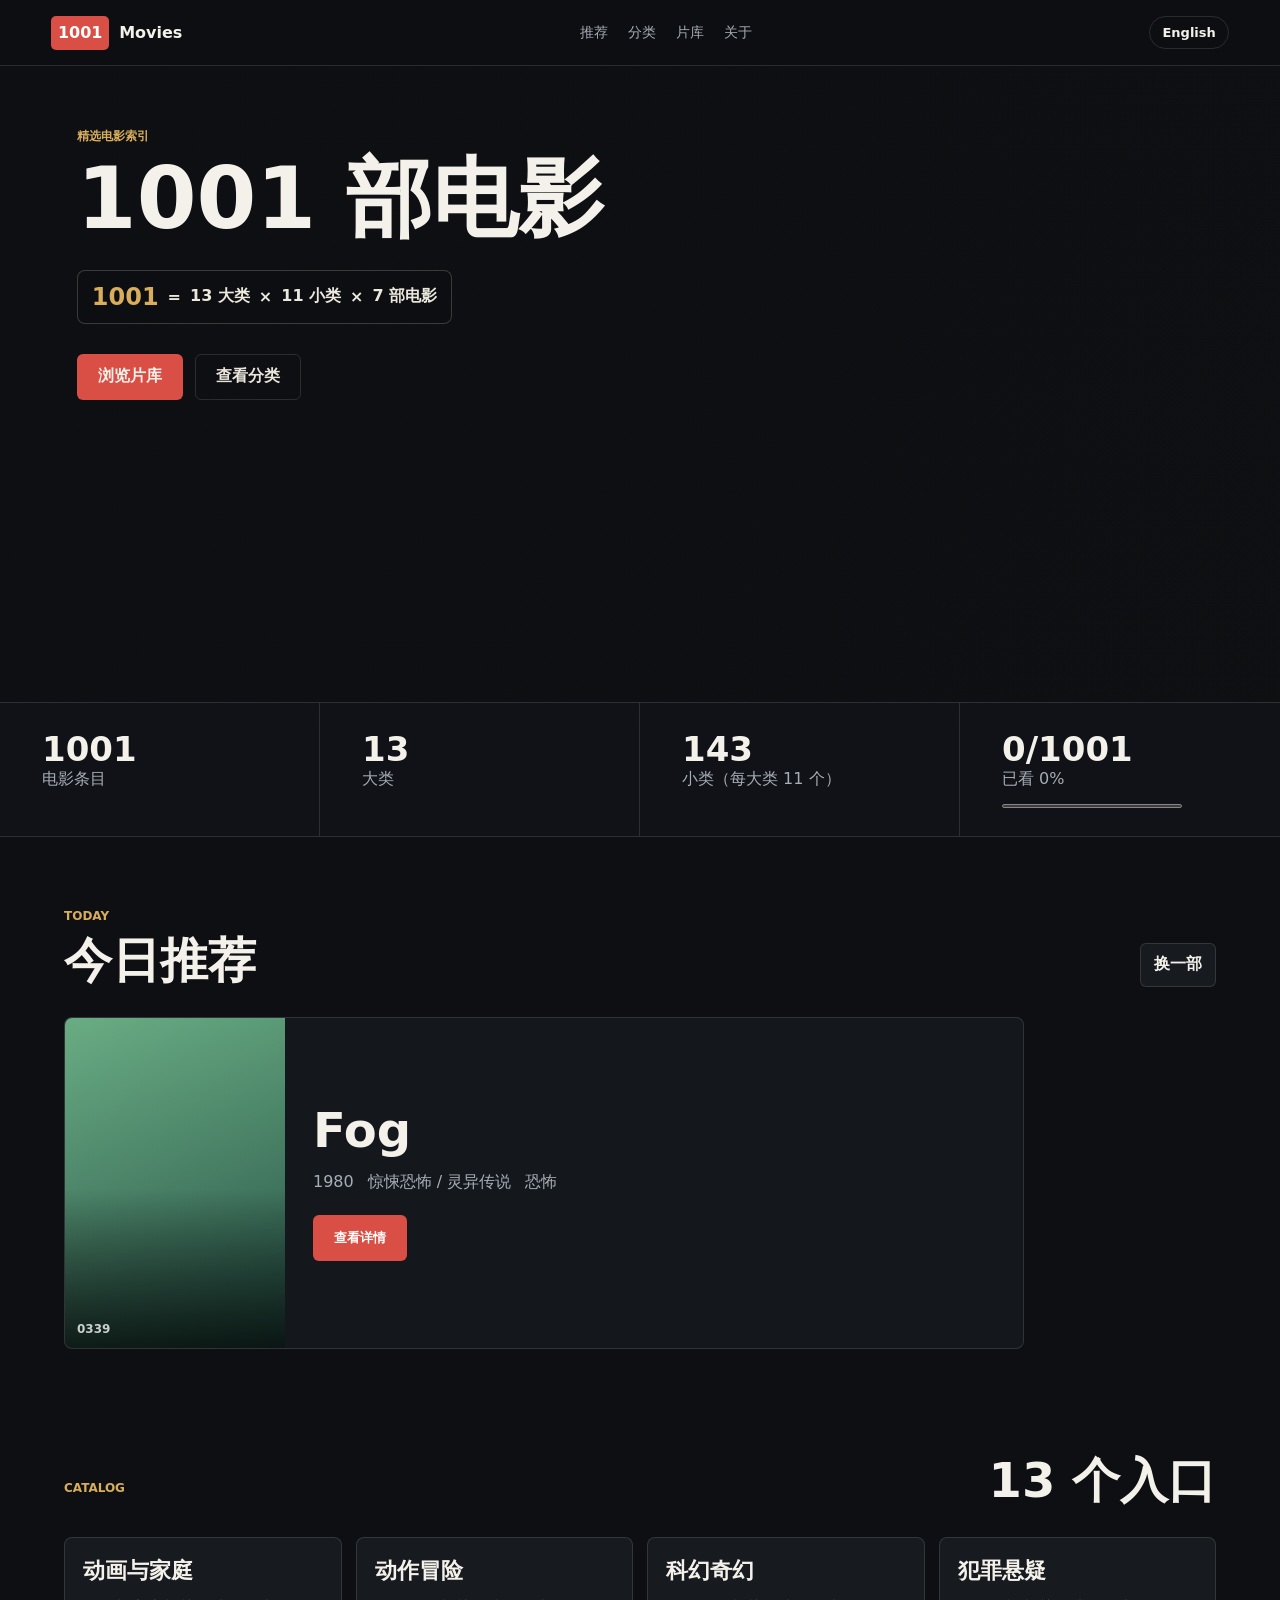
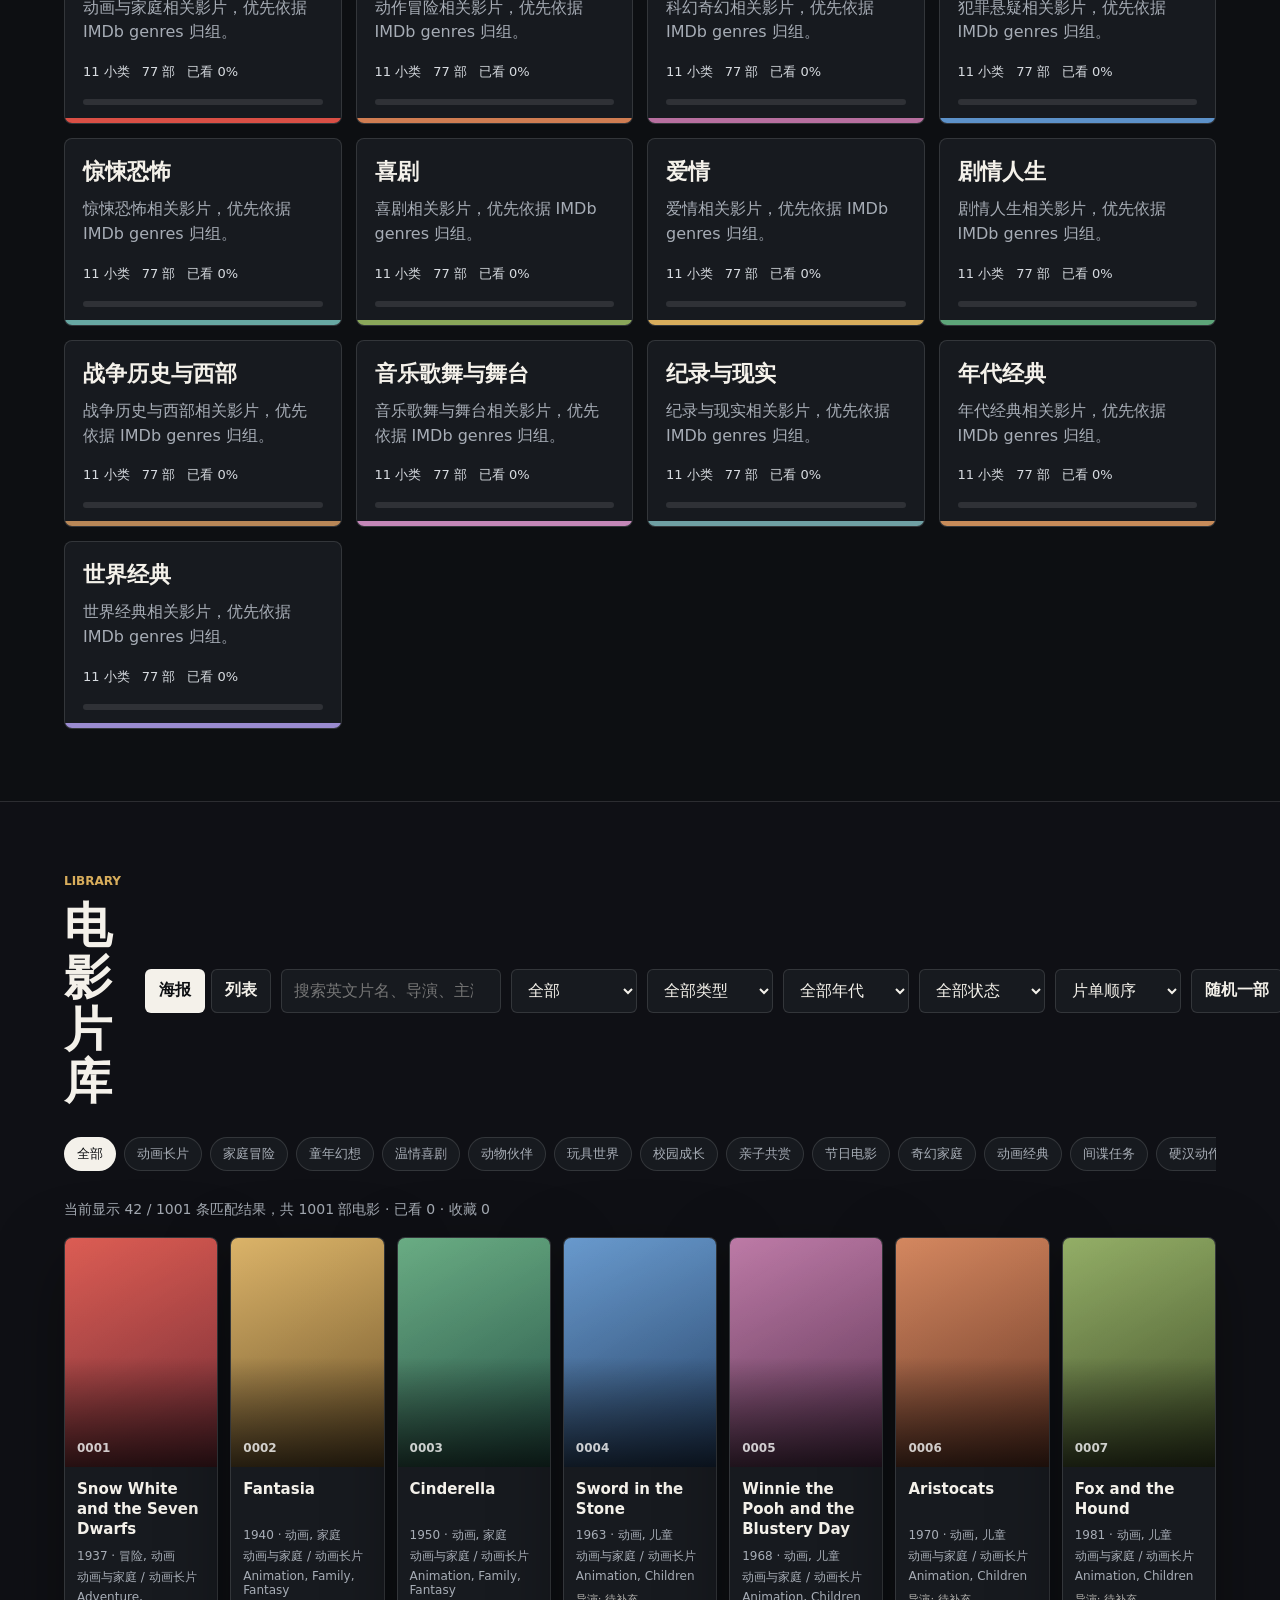
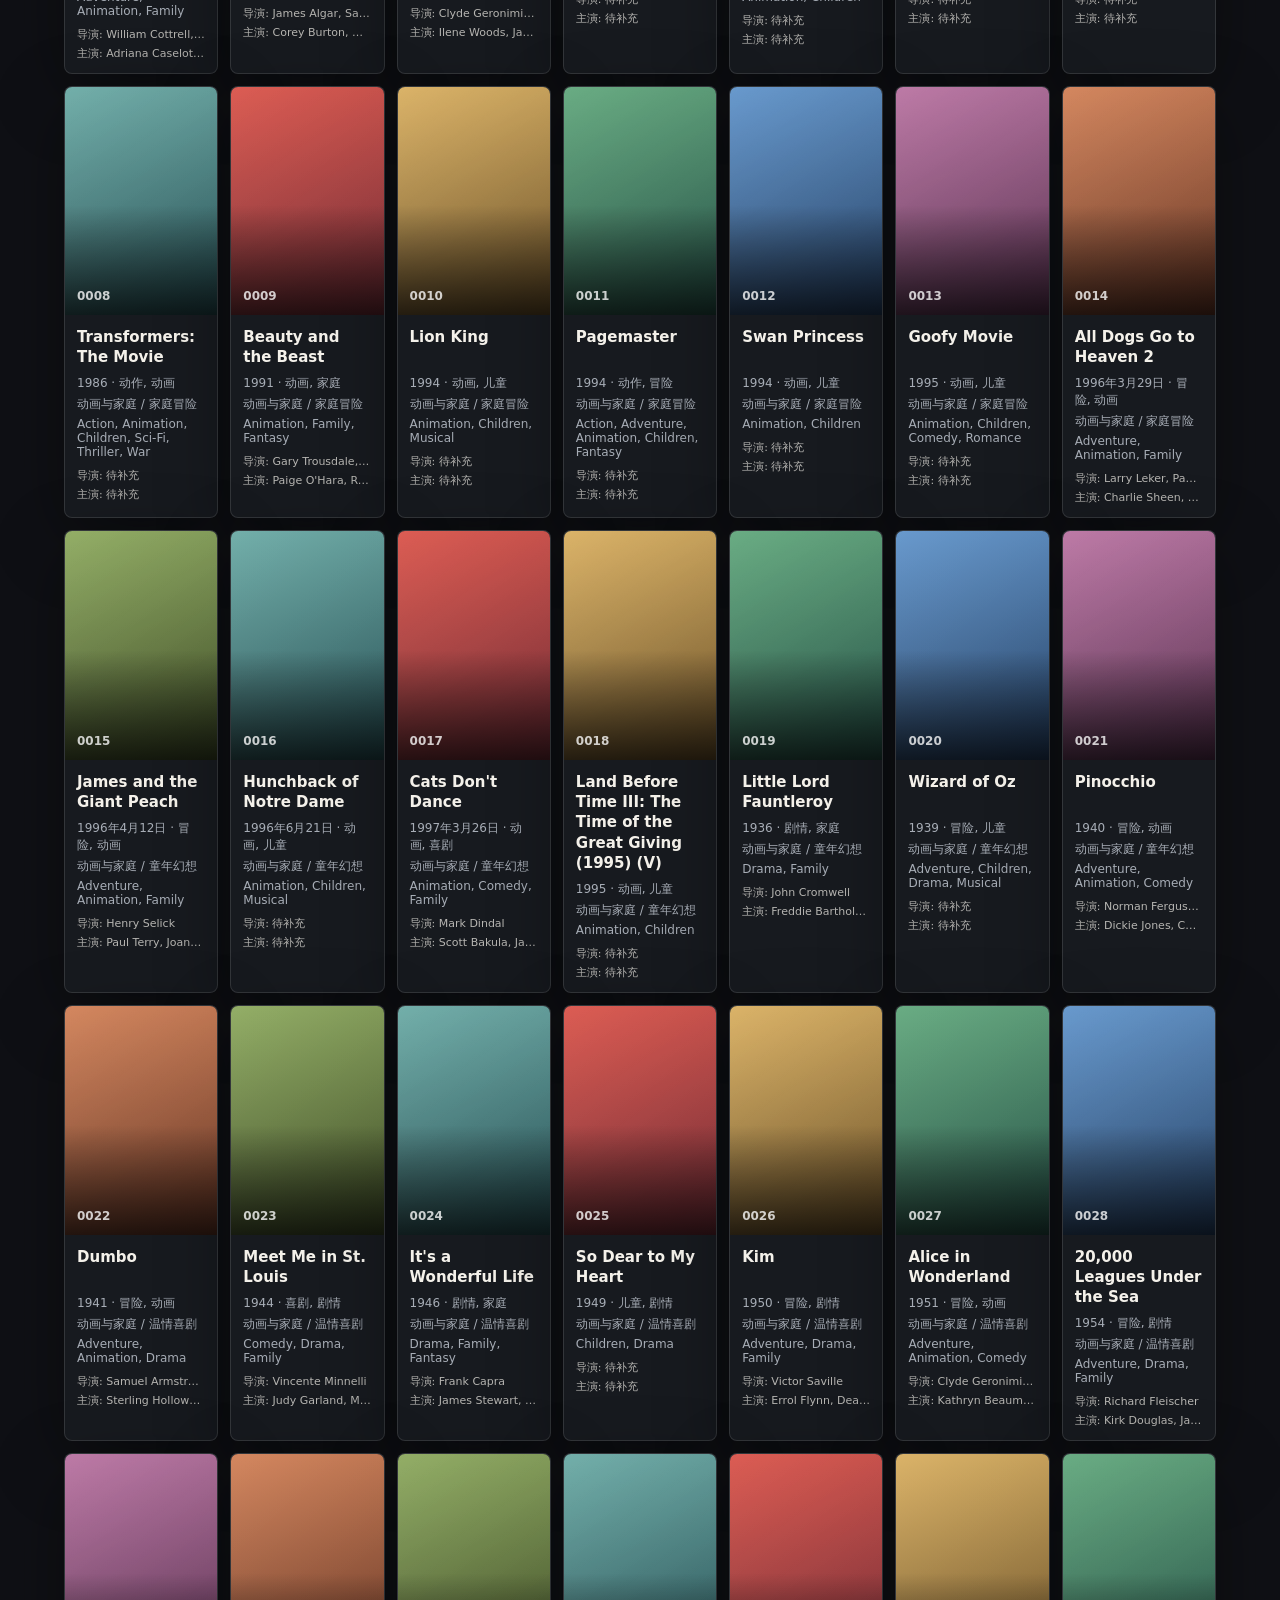
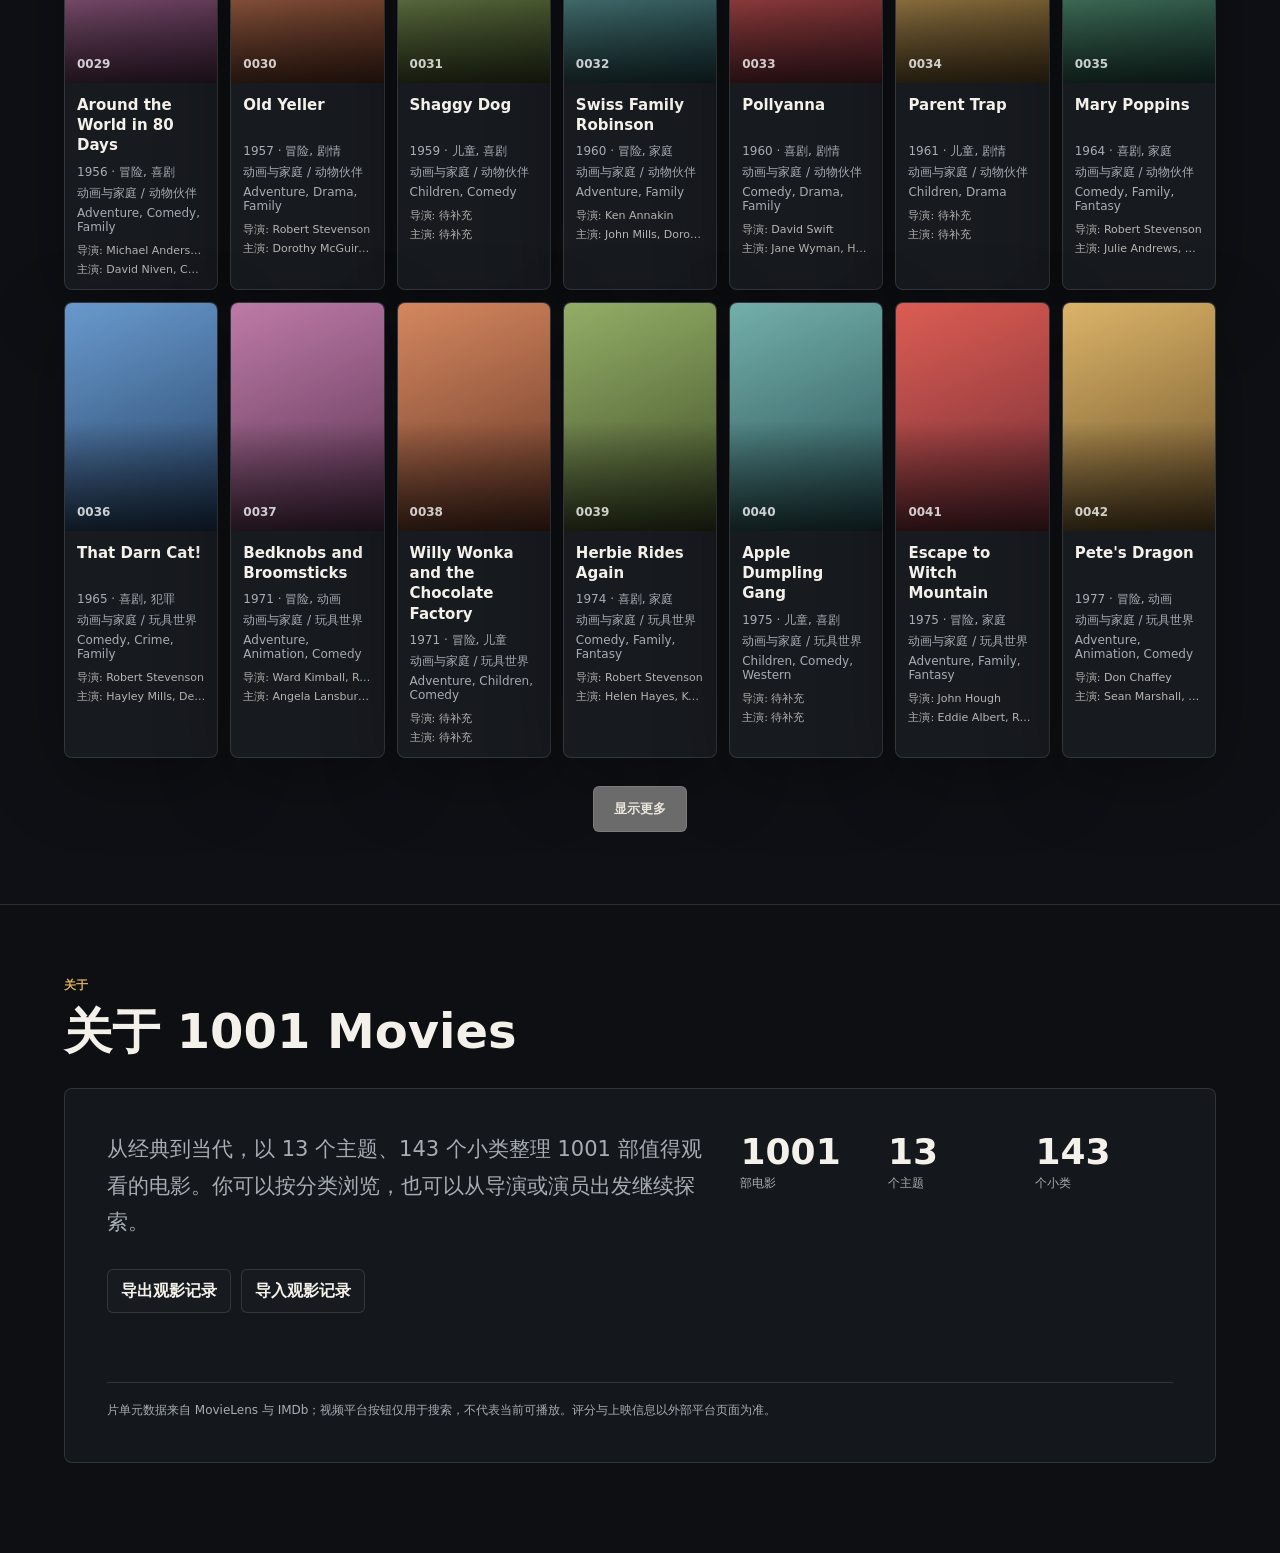
<file: index.html>
<!doctype html>
<html lang="zh-CN">
  <head>
    <meta charset="utf-8">
    <meta name="viewport" content="width=device-width, initial-scale=1">
    <meta name="description" content="按 13 个主题与 143 个小类浏览 1001 部电影，追踪观影进度，并从导演、演员与类型继续探索。">
    <meta name="theme-color" content="#0d0f12">
    <meta name="referrer" content="strict-origin-when-cross-origin">
    <meta http-equiv="Content-Security-Policy" content="default-src 'self'; img-src 'self' data: https:; style-src 'self' 'unsafe-inline'; script-src 'self'; object-src 'none'; base-uri 'self'; form-action 'none'; upgrade-insecure-requests">
    <meta property="og:type" content="website">
    <meta property="og:title" content="1001 Movies">
    <meta property="og:description" content="从经典到当代，探索 1001 部值得观看的电影。">
    <meta property="og:url" content="https://xujiann.github.io/1001movies/">
    <meta property="og:locale" content="zh_CN">
    <meta name="twitter:card" content="summary">
    <title>1001 Movies｜精选电影索引</title>
    <link rel="canonical" href="https://xujiann.github.io/1001movies/">
    <link rel="alternate" hreflang="zh-CN" href="https://xujiann.github.io/1001movies/index.html?lang=zh">
    <link rel="alternate" hreflang="en" href="https://xujiann.github.io/1001movies/index.html?lang=en">
    <link rel="alternate" hreflang="x-default" href="https://xujiann.github.io/1001movies/">
    <link rel="icon" href="favicon.svg" type="image/svg+xml">
    <link rel="preconnect" href="https://images-na.ssl-images-amazon.com" crossorigin>
    <link rel="preconnect" href="https://m.media-amazon.com" crossorigin>
    <link rel="preconnect" href="https://www.google.com" crossorigin>
    <link rel="preconnect" href="https://images.unsplash.com" crossorigin>
    <link rel="stylesheet" href="styles.css?v=20260630-1">
  </head>
  <body>
    <a class="skip-link" href="#main-content">跳到主要内容</a>
    <header class="topbar">
      <a class="brand" href="#main-content" aria-label="1001 Movies 首页">
        <span class="brand-mark">1001</span>
        <span>Movies</span>
      </a>
      <nav class="nav" aria-label="主导航">
        <a href="#featured">推荐</a>
        <a href="#categories">分类</a>
        <a href="#library">片库</a>
        <a href="#about">关于</a>
      </nav>
      <div class="language-switch" id="language-switch" aria-label="Language"></div>
    </header>

    <main id="main-content">
      <section class="hero" aria-labelledby="hero-title">
        <div class="hero-overlay">
          <p class="kicker">精选电影索引</p>
          <h1 id="hero-title">1001 部电影</h1>
          <div class="formula" aria-label="片库结构：1001 等于 13 乘以 11 乘以 7">
            <strong>1001</strong>
            <span>=</span>
            <span>13 大类</span>
            <span>×</span>
            <span>11 小类</span>
            <span>×</span>
            <span>7 部电影</span>
          </div>
          <div class="hero-actions">
            <a class="button primary" href="#library">浏览片库</a>
            <a class="button secondary" href="#categories">查看分类</a>
          </div>
        </div>
      </section>

      <section class="stats-band" aria-label="片库概览">
        <div>
          <strong id="movie-count">1001</strong>
          <span>电影条目</span>
        </div>
        <div>
          <strong id="category-count">13</strong>
          <span>大类</span>
        </div>
        <div>
          <strong id="subcategory-count">143</strong>
          <span>小类（每大类 11 个）</span>
        </div>
        <div>
          <strong id="watched-count">0</strong>
          <span id="progress-label">已看进度</span>
        </div>
      </section>

      <section class="section featured-section" id="featured">
        <div class="section-heading">
          <div>
            <p class="kicker">Today</p>
            <h2>今日推荐</h2>
          </div>
          <button class="icon-button text-button" id="featured-refresh" type="button">换一部</button>
        </div>
        <article class="featured-card" id="featured-card"></article>
      </section>

      <section class="section" id="categories">
        <div class="section-heading">
          <p class="kicker">Catalog</p>
          <h2>13 个入口</h2>
        </div>
        <div class="category-grid" id="category-grid"></div>
      </section>

      <section class="section library-section" id="library">
        <div class="section-heading library-heading">
          <div>
            <p class="kicker">Library</p>
            <h2>电影片库</h2>
          </div>
          <button class="icon-button text-button filter-toggle" id="filter-toggle" type="button" aria-expanded="true" aria-controls="library-toolbar">筛选</button>
          <div class="toolbar" id="library-toolbar" role="search">
            <div class="view-toggle" aria-label="视图切换">
              <button class="icon-button text-button active" id="grid-view-button" type="button">海报</button>
              <button class="icon-button text-button" id="list-view-button" type="button">列表</button>
            </div>
            <input id="search-input" type="search" placeholder="搜索英文片名、导演、主演、分类或标签" aria-label="搜索片库">
            <select id="category-filter" aria-label="按大类筛选"></select>
            <select id="genre-filter" aria-label="按类型筛选"></select>
            <select id="decade-filter" aria-label="按年代筛选"></select>
            <select id="status-filter" aria-label="按观影状态筛选">
              <option value="全部">全部状态</option>
              <option value="收藏">已收藏</option>
              <option value="已看">已看</option>
              <option value="未看">未看</option>
            </select>
            <select id="sort-filter" aria-label="排序方式">
              <option value="number">片单顺序</option>
              <option value="title">片名 A-Z</option>
              <option value="year-asc">年份从早到晚</option>
              <option value="year-desc">年份从晚到早</option>
            </select>
            <button class="icon-button text-button" id="random-button" type="button">随机一部</button>
            <button class="icon-button text-button" id="clear-button" type="button">清空筛选</button>
          </div>
        </div>
        <div class="subnav" id="subnav" aria-label="小类筛选"></div>
        <div class="active-filters" id="active-filters" aria-label="当前筛选"></div>
        <p class="result-count" id="result-count" aria-live="polite"></p>
        <div class="movie-grid" id="movie-grid"></div>
        <div class="load-more-wrap">
          <button class="button secondary" id="load-more-button" type="button">显示更多</button>
        </div>
        <div class="empty-state" id="empty-state" hidden>
          <p>没有找到匹配的电影。</p>
          <button class="icon-button text-button" id="empty-clear-button" type="button">清空筛选</button>
        </div>
      </section>

      <section class="section about-section" id="about" aria-labelledby="about-title">
        <div class="section-heading">
          <div>
            <p class="kicker" id="about-kicker">About</p>
            <h2 id="about-title">关于 1001 Movies</h2>
          </div>
        </div>
        <div class="about-content">
          <p id="about-description">从经典到当代，以 13 个主题、143 个小类整理 1001 部值得观看的电影。你可以按分类浏览，也可以从导演或演员出发继续探索。</p>
          <div class="about-numbers" id="about-numbers" aria-label="片单结构">
            <span><strong>1001</strong><i>部电影</i></span>
            <span><strong>13</strong><i>个主题</i></span>
            <span><strong>143</strong><i>个小类</i></span>
          </div>
          <div class="about-actions">
            <button class="icon-button text-button" id="export-state" type="button">导出观影记录</button>
            <button class="icon-button text-button" id="import-state-button" type="button">导入观影记录</button>
            <input class="visually-hidden" id="import-state" type="file" accept="application/json">
            <p class="state-message" id="state-message" aria-live="polite"></p>
          </div>
          <p class="data-note" id="data-note">片单元数据来自 MovieLens 与 IMDb；视频平台按钮仅用于搜索，不代表当前可播放。评分与上映信息以外部平台页面为准。</p>
        </div>
      </section>
    </main>

    <button class="to-top" id="to-top" type="button" aria-label="回到顶部">↑</button>

    <dialog class="movie-dialog" id="movie-dialog" aria-labelledby="dialog-title">
      <button class="dialog-close" id="dialog-close" type="button" aria-label="关闭详情">×</button>
      <div class="dialog-poster" id="dialog-poster"></div>
      <div class="dialog-body">
        <p class="kicker" id="dialog-number"></p>
        <h2 id="dialog-title"></h2>
        <div class="dialog-meta" id="dialog-meta"></div>
        <div id="dialog-note"></div>
        <p class="platform-search-hint" id="platform-search-hint">以下按钮用于在外部平台搜索该影片。</p>
        <div class="dialog-actions">
          <button class="icon-button text-button" id="dialog-prev" type="button">上一部</button>
          <button class="icon-button text-button" id="dialog-next" type="button">下一部</button>
          <button class="icon-button text-button" id="dialog-favorite" type="button">收藏</button>
          <button class="icon-button text-button" id="dialog-watched" type="button">标记已看</button>
        </div>
      </div>
    </dialog>

    <noscript><p class="noscript-message">此网站需要 JavaScript 才能浏览和筛选电影。</p></noscript>
    <script src="data/movies.js?v=20260630-1"></script>
    <script src="app.js?v=20260630-1"></script>
  </body>
</html>
</file>
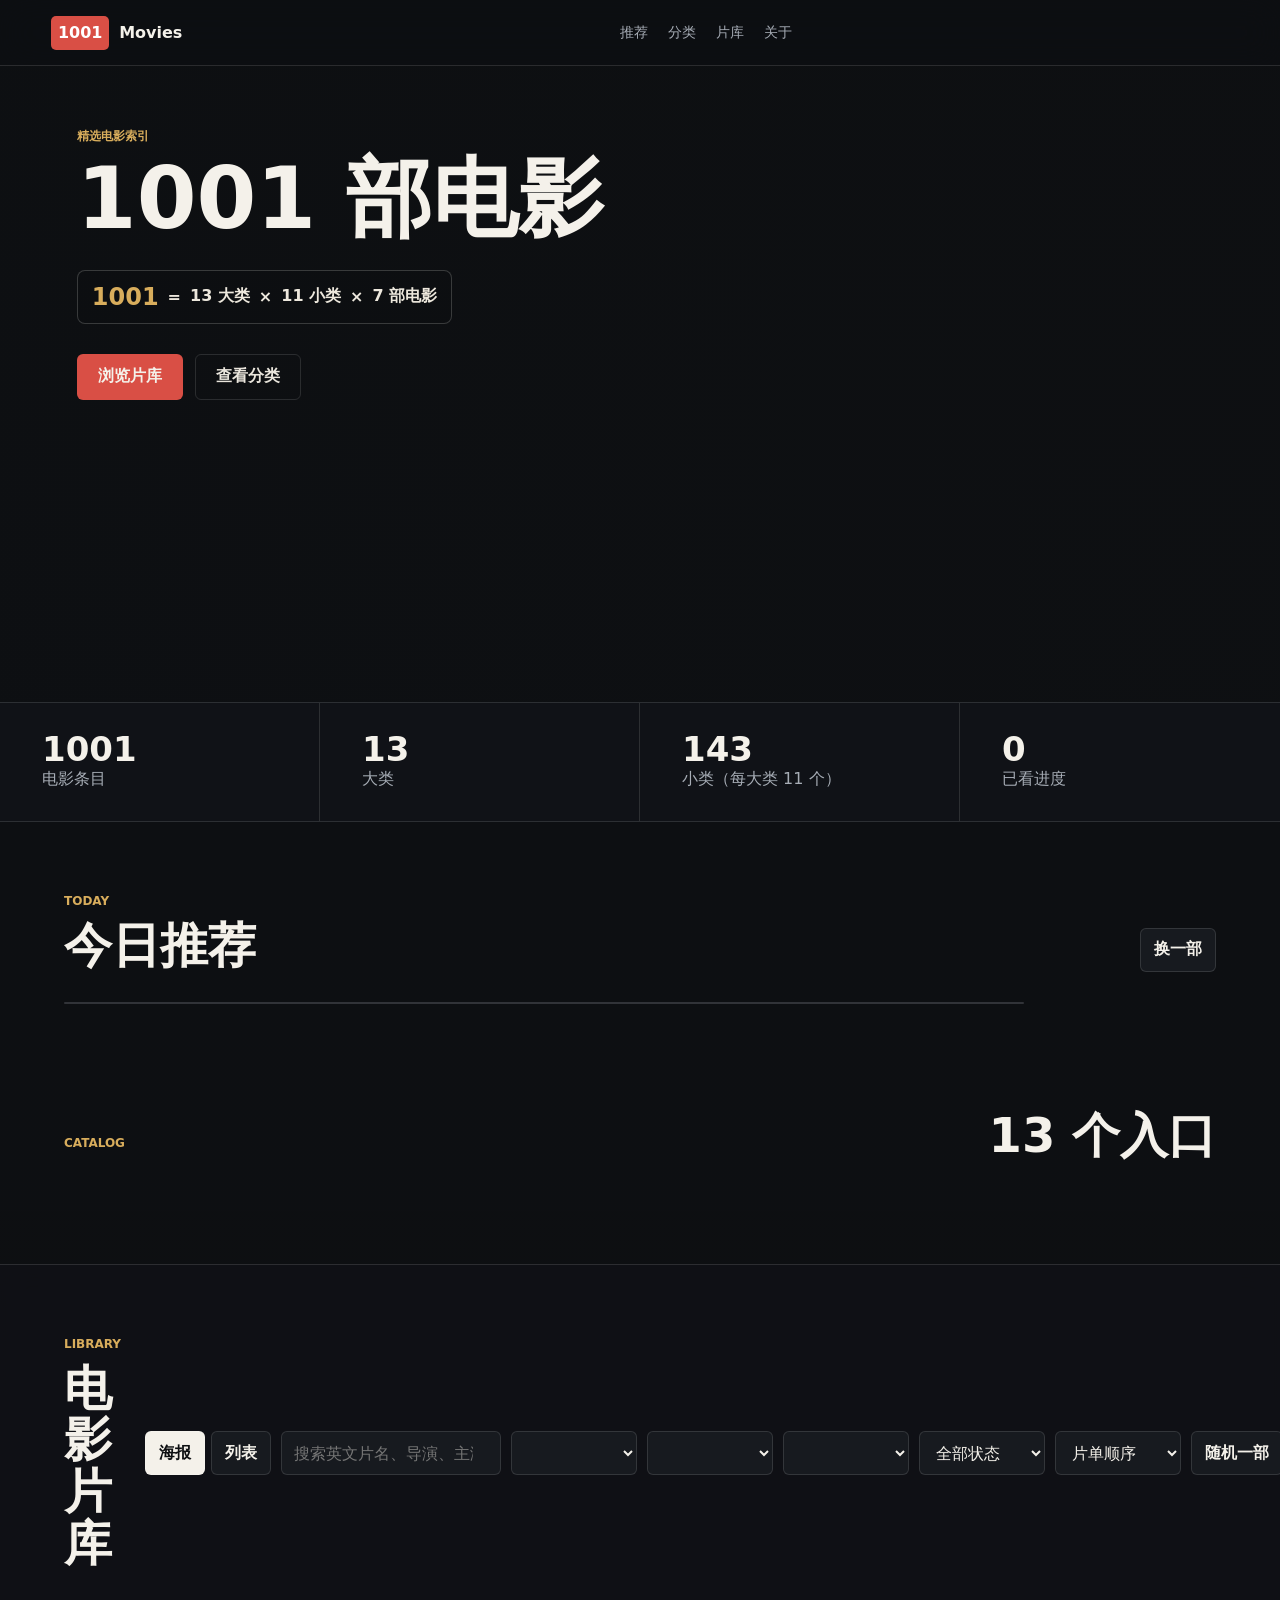
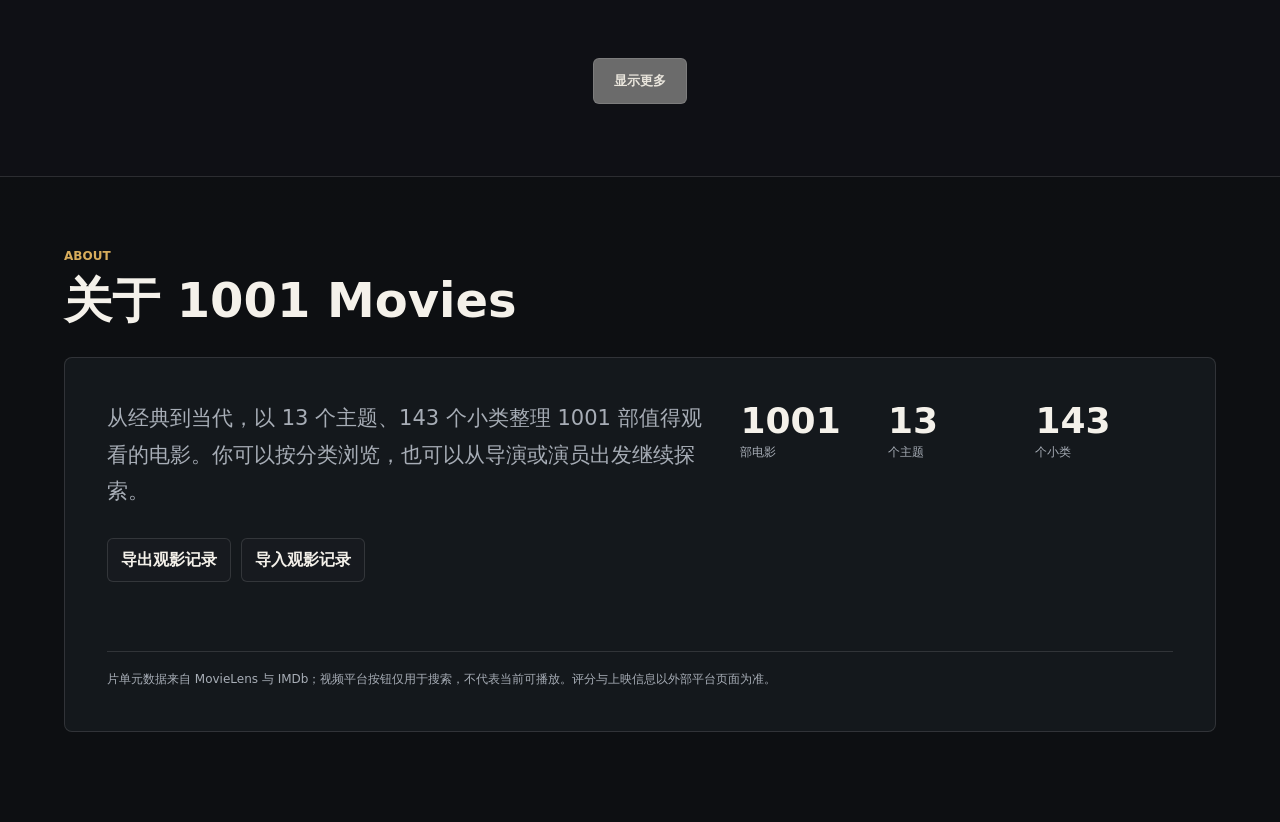
<file: en.html>
<!doctype html>
<html lang="en">
  <head>
    <meta charset="utf-8">
    <meta name="viewport" content="width=device-width, initial-scale=1">
    <meta name="description" content="Browse 1,001 curated movies by theme, director, cast, genre, and decade.">
    <meta http-equiv="refresh" content="0; url=index.html?lang=en">
    <title>1001 Movies</title>
    <link rel="canonical" href="https://xujiann.github.io/1001movies/index.html?lang=en">
    <link rel="alternate" hreflang="zh-CN" href="https://xujiann.github.io/1001movies/index.html?lang=zh">
    <link rel="alternate" hreflang="en" href="https://xujiann.github.io/1001movies/index.html?lang=en">
    <link rel="icon" href="favicon.svg" type="image/svg+xml">
  </head>
  <body>
    <p><a href="index.html?lang=en">Open English version</a></p>
  </body>
</html>
</file>
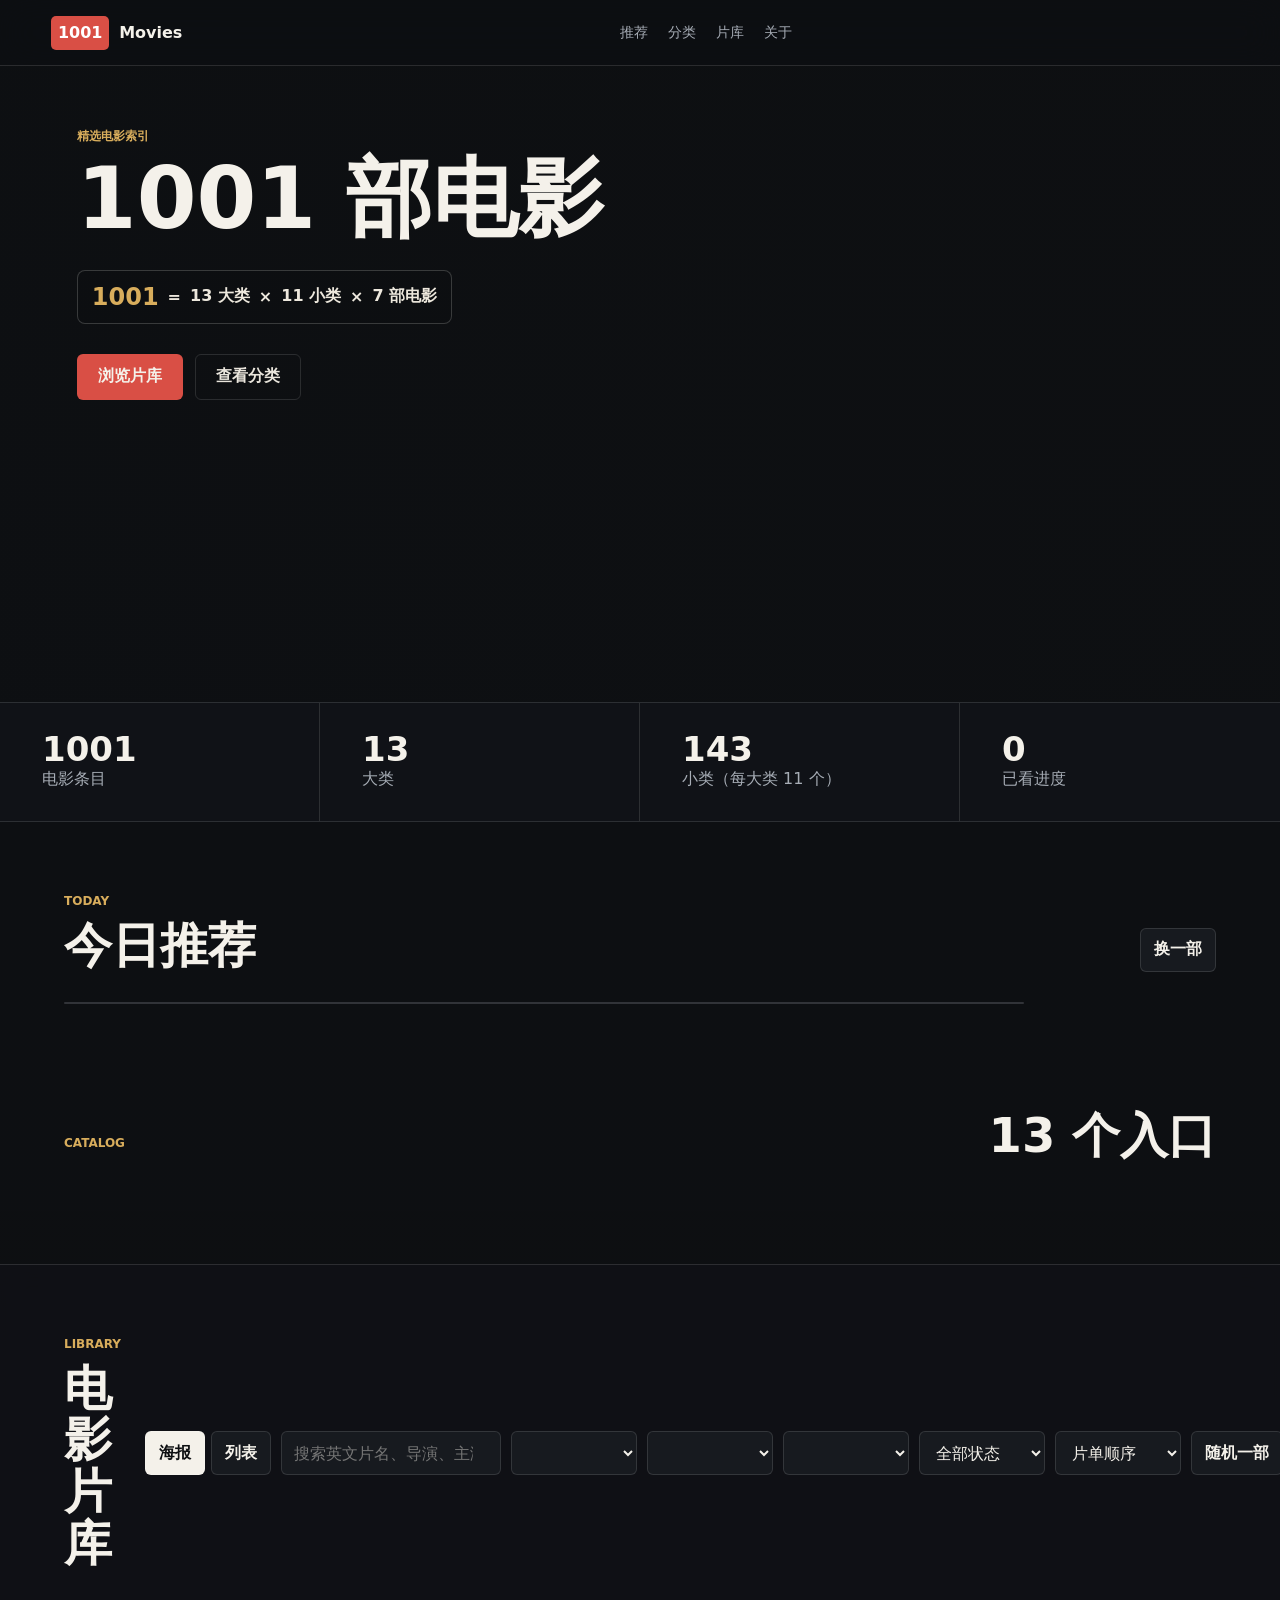
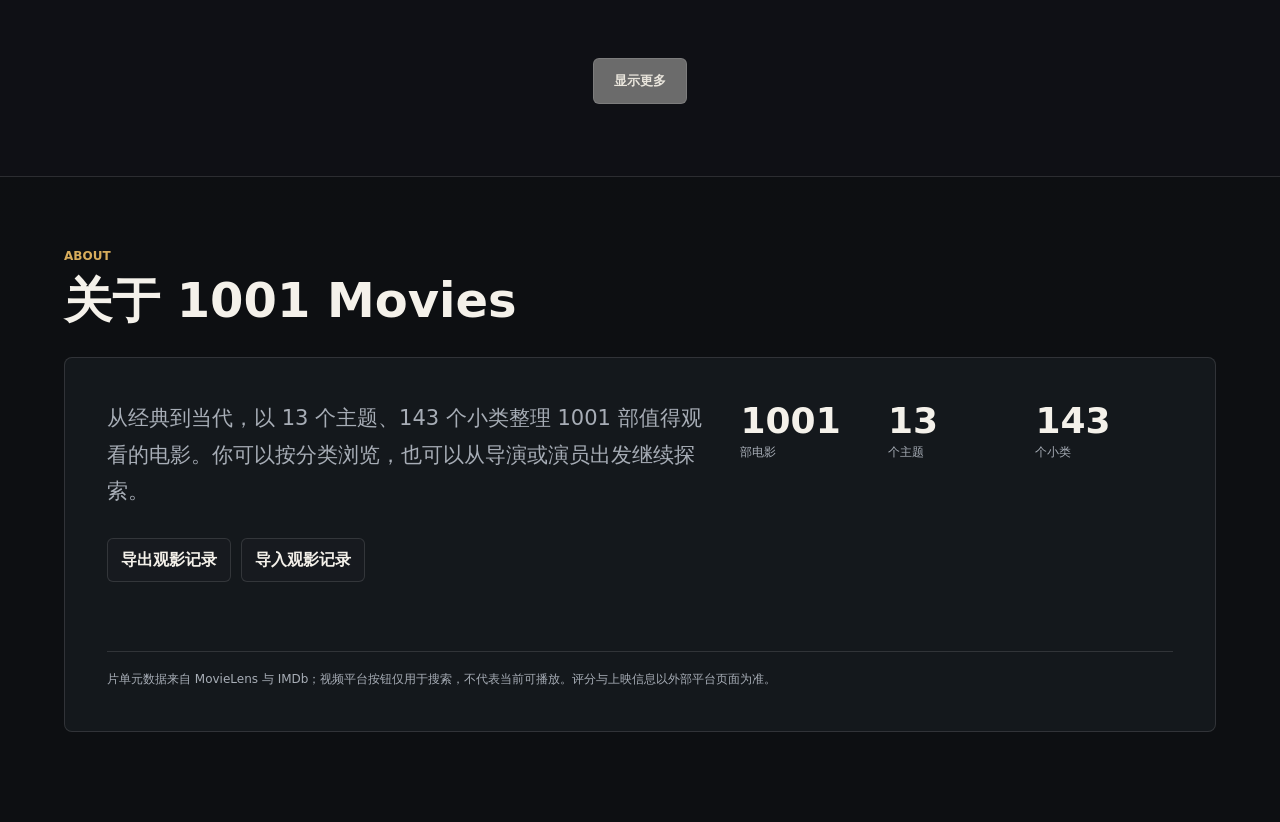
<file: zh.html>
<!doctype html>
<html lang="zh-CN">
  <head>
    <meta charset="utf-8">
    <meta name="viewport" content="width=device-width, initial-scale=1">
    <meta name="description" content="按主题、导演、演员、类型与年代浏览 1001 部精选电影。">
    <meta http-equiv="refresh" content="0; url=index.html?lang=zh">
    <title>1001 部电影</title>
    <link rel="canonical" href="https://xujiann.github.io/1001movies/index.html?lang=zh">
    <link rel="alternate" hreflang="zh-CN" href="https://xujiann.github.io/1001movies/index.html?lang=zh">
    <link rel="alternate" hreflang="en" href="https://xujiann.github.io/1001movies/index.html?lang=en">
    <link rel="icon" href="favicon.svg" type="image/svg+xml">
  </head>
  <body>
    <p><a href="index.html?lang=zh">进入中文版</a></p>
  </body>
</html>
</file>
<file: styles.css>
:root {
  color-scheme: dark;
  --bg: #0d0f12;
  --panel: #171a1f;
  --panel-2: #20252b;
  --text: #f4f1ea;
  --muted: #a7adb6;
  --line: rgba(255, 255, 255, 0.12);
  --red: #d94f45;
  --gold: #d8ad5c;
  --green: #5da579;
  --blue: #5c91c9;
  --shadow: 0 20px 70px rgba(0, 0, 0, 0.35);
  font-family: Inter, "Segoe UI", "Microsoft YaHei", system-ui, sans-serif;
}

* {
  box-sizing: border-box;
}

html {
  scroll-behavior: smooth;
}

.skip-link {
  background: var(--text);
  color: var(--bg);
  font-weight: 800;
  left: 16px;
  padding: 10px 14px;
  position: fixed;
  top: 10px;
  transform: translateY(-160%);
  transition: transform 160ms ease;
  z-index: 100;
}

.skip-link:focus {
  transform: translateY(0);
}

.visually-hidden {
  clip: rect(0 0 0 0);
  clip-path: inset(50%);
  height: 1px;
  margin: -1px;
  overflow: hidden;
  padding: 0;
  position: absolute;
  white-space: nowrap;
  width: 1px;
}

body {
  margin: 0;
  background:
    linear-gradient(rgba(13, 15, 18, 0.82), rgba(13, 15, 18, 0.9)),
    url("https://images.unsplash.com/photo-1489599849927-2ee91cede3ba?auto=format&fit=crop&w=2200&q=85") center / cover fixed;
  color: var(--text);
}

a {
  color: inherit;
  text-decoration: none;
}

.topbar {
  align-items: center;
  backdrop-filter: blur(18px);
  background: rgba(13, 15, 18, 0.78);
  border-bottom: 1px solid var(--line);
  display: flex;
  height: 66px;
  justify-content: space-between;
  left: 0;
  padding: 0 clamp(18px, 4vw, 56px);
  position: fixed;
  right: 0;
  top: 0;
  z-index: 20;
}

.brand {
  align-items: center;
  display: inline-flex;
  font-weight: 800;
  gap: 10px;
}

.brand-mark {
  background: var(--red);
  border-radius: 5px;
  color: #fff;
  display: inline-grid;
  height: 34px;
  letter-spacing: 0;
  place-items: center;
  width: 58px;
}

.nav {
  display: flex;
  flex: 1;
  gap: 20px;
  justify-content: center;
  min-width: 0;
  overflow-x: auto;
  scrollbar-width: none;
  white-space: nowrap;
  color: var(--muted);
  font-size: 14px;
}

.nav::-webkit-scrollbar {
  display: none;
}

.nav a:hover {
  color: var(--text);
}

.nav a:focus-visible,
.icon-button:focus-visible,
.button:focus-visible,
input:focus-visible,
select:focus-visible,
#import-state-button:focus-visible {
  outline: 3px solid rgba(216, 173, 92, 0.9);
  outline-offset: 3px;
}

.language-switch a {
  border: 1px solid var(--line);
  border-radius: 999px;
  color: var(--text);
  display: inline-flex;
  font-size: 13px;
  font-weight: 800;
  line-height: 1;
  padding: 9px 12px;
}

.language-switch a:hover,
.language-switch a:focus-visible {
  background: var(--text);
  color: var(--bg);
  outline: none;
}

.hero {
  background:
    linear-gradient(90deg, rgba(13, 15, 18, 0.84) 0%, rgba(13, 15, 18, 0.58) 54%, rgba(13, 15, 18, 0.2) 100%);
  min-height: 78vh;
  padding: 128px clamp(20px, 6vw, 82px) 70px;
  position: relative;
}

.hero-overlay {
  max-width: 760px;
}

.kicker {
  color: var(--gold);
  font-size: 12px;
  font-weight: 800;
  letter-spacing: 0;
  margin: 0 0 12px;
  text-transform: uppercase;
}

h1,
h2,
h3,
p {
  margin-top: 0;
}

h1 {
  font-size: clamp(44px, 7vw, 86px);
  line-height: 0.96;
  margin-bottom: 22px;
}

h2 {
  font-size: clamp(28px, 4vw, 48px);
  line-height: 1.08;
  margin-bottom: 0;
}

.formula {
  align-items: center;
  background: rgba(13, 15, 18, 0.54);
  border: 1px solid rgba(255, 255, 255, 0.18);
  border-radius: 8px;
  display: inline-flex;
  flex-wrap: wrap;
  gap: 9px;
  margin-top: 8px;
  padding: 12px 14px;
}

.formula strong {
  color: var(--gold);
  font-size: 24px;
}

.formula span {
  color: #ede8dd;
  font-weight: 800;
}

.hero-actions {
  display: flex;
  flex-wrap: wrap;
  gap: 12px;
  margin-top: 30px;
}

.button {
  align-items: center;
  border: 1px solid transparent;
  border-radius: 6px;
  display: inline-flex;
  font-weight: 800;
  justify-content: center;
  min-height: 46px;
  padding: 0 20px;
}

.button.primary {
  background: var(--red);
}

.button.secondary {
  border-color: var(--line);
  color: #e9e5dc;
}

.stats-band {
  backdrop-filter: blur(14px);
  background: rgba(18, 21, 25, 0.76);
  border-block: 1px solid var(--line);
  display: grid;
  grid-template-columns: repeat(4, 1fr);
}

.stats-band div {
  border-right: 1px solid var(--line);
  min-height: 118px;
  padding: 26px clamp(16px, 4vw, 42px);
}

.stats-band div:last-child {
  border-right: 0;
}

.stats-band strong {
  display: block;
  font-size: 34px;
}

.stats-band progress {
  accent-color: var(--gold);
  display: block;
  height: 8px;
  margin-top: 12px;
  width: min(180px, 100%);
}

.stats-band span {
  color: var(--muted);
}

.section {
  background: rgba(13, 15, 18, 0.56);
  padding: 72px clamp(18px, 5vw, 72px);
  scroll-margin-top: 72px;
}

.section-heading {
  align-items: end;
  display: flex;
  gap: 24px;
  justify-content: space-between;
  margin-bottom: 30px;
}

.featured-section {
  padding-bottom: 34px;
}

.featured-card {
  align-items: stretch;
  background: rgba(23, 26, 31, 0.86);
  border: 1px solid var(--line);
  border-radius: 8px;
  display: grid;
  grid-template-columns: minmax(150px, 220px) 1fr;
  max-width: 960px;
  overflow: hidden;
}

.featured-card .poster {
  min-height: 260px;
}

.featured-body {
  align-self: center;
  padding: 28px;
}

.featured-body h3 {
  font-size: clamp(28px, 4vw, 48px);
  line-height: 1.05;
  margin-bottom: 16px;
}

.featured-meta {
  color: var(--muted);
  display: flex;
  flex-wrap: wrap;
  gap: 8px 14px;
  margin-bottom: 22px;
}

.category-grid {
  display: grid;
  gap: 14px;
  grid-template-columns: repeat(4, minmax(0, 1fr));
}

.category-card {
  background: var(--panel);
  border: 1px solid var(--line);
  border-radius: 8px;
  cursor: pointer;
  min-height: 168px;
  overflow: hidden;
  padding: 18px;
  position: relative;
}

.category-card::after {
  background: var(--accent, var(--red));
  bottom: 0;
  content: "";
  height: 5px;
  left: 0;
  position: absolute;
  right: 0;
}

.category-card:hover {
  border-color: rgba(255, 255, 255, 0.26);
  transform: translateY(-2px);
  transition: 160ms ease;
}

.category-card h3 {
  font-size: 22px;
  margin-bottom: 10px;
}

.category-card p {
  color: var(--muted);
  line-height: 1.55;
  margin-bottom: 18px;
}

.category-meta {
  color: #d7dbe0;
  display: flex;
  flex-wrap: wrap;
  font-size: 13px;
  gap: 12px;
}

.category-progress {
  background: rgba(255, 255, 255, 0.1);
  border-radius: 999px;
  height: 6px;
  margin-top: 18px;
  overflow: hidden;
}

.category-progress span {
  background: var(--accent, var(--gold));
  display: block;
  height: 100%;
}

.library-section {
  backdrop-filter: blur(14px);
  background: rgba(16, 18, 22, 0.82);
  border-block: 1px solid var(--line);
}

.library-heading {
  align-items: center;
}

.toolbar {
  display: grid;
  gap: 10px;
  grid-template-columns: auto minmax(220px, 340px) repeat(5, minmax(126px, 166px)) repeat(2, auto);
}

.filter-toggle {
  display: none;
}

.view-toggle {
  display: inline-grid;
  gap: 6px;
  grid-template-columns: repeat(2, auto);
}

input,
select {
  background: var(--panel);
  border: 1px solid var(--line);
  border-radius: 6px;
  color: var(--text);
  font: inherit;
  height: 44px;
  padding: 0 12px;
}

.icon-button {
  background: var(--panel);
  border: 1px solid var(--line);
  border-radius: 6px;
  color: var(--text);
  cursor: pointer;
  font: inherit;
  height: 44px;
}

.text-button {
  font-weight: 800;
  padding: 0 13px;
  white-space: nowrap;
}

.icon-button:hover,
.icon-button.active {
  background: var(--text);
  color: var(--bg);
}

.icon-button:disabled {
  cursor: not-allowed;
  opacity: 0.42;
}

.icon-button:disabled:hover {
  background: var(--panel);
  color: var(--text);
}

.subnav {
  display: flex;
  gap: 8px;
  margin-bottom: 12px;
  overflow-x: auto;
  padding-bottom: 8px;
}

.chip {
  background: var(--panel);
  border: 1px solid var(--line);
  border-radius: 999px;
  color: var(--muted);
  cursor: pointer;
  flex: 0 0 auto;
  font: inherit;
  font-size: 13px;
  height: 34px;
  padding: 0 12px;
}

.chip.active {
  background: var(--text);
  color: var(--bg);
}

.active-filters {
  display: flex;
  flex-wrap: wrap;
  gap: 8px;
  margin-bottom: 18px;
  min-height: 0;
}

.filter-pill {
  align-items: center;
  background: rgba(244, 241, 234, 0.1);
  border: 1px solid var(--line);
  border-radius: 999px;
  color: #e8e3d8;
  cursor: pointer;
  display: inline-flex;
  font: inherit;
  font-size: 13px;
  gap: 8px;
  min-height: 32px;
  padding: 0 10px;
}

.filter-pill:hover {
  background: var(--text);
  color: var(--bg);
}

.filter-pill span {
  color: var(--gold);
  font-weight: 800;
}

.movie-grid {
  display: grid;
  gap: 12px;
  grid-template-columns: repeat(7, minmax(0, 1fr));
}

.load-more-wrap {
  display: flex;
  justify-content: center;
  padding-top: 28px;
}

.load-more-wrap[hidden] {
  display: none;
}

.movie-card {
  background: var(--panel);
  border: 1px solid var(--line);
  border-radius: 8px;
  box-shadow: var(--shadow);
  cursor: pointer;
  min-height: 238px;
  overflow: hidden;
}

.movie-card:hover,
.movie-card:focus-visible {
  border-color: rgba(255, 255, 255, 0.34);
  outline: 0;
  transform: translateY(-2px);
  transition: 160ms ease;
}

.movie-card.is-watched .poster img {
  filter: saturate(0.62) brightness(0.78);
}

.movie-card.is-favorite {
  border-color: rgba(216, 173, 92, 0.55);
}

.poster {
  align-items: end;
  aspect-ratio: 2 / 3;
  background:
    linear-gradient(145deg, rgba(255, 255, 255, 0.08), rgba(255, 255, 255, 0)),
    linear-gradient(160deg, var(--poster-a), var(--poster-b));
  display: flex;
  overflow: hidden;
  padding: 12px;
  position: relative;
}

.poster img {
  background: #0d1014;
  height: 100%;
  inset: 0;
  opacity: 0;
  object-fit: contain;
  position: absolute;
  transition: opacity 220ms ease;
  width: 100%;
}

.poster img.is-loaded {
  opacity: 1;
}

.poster::after {
  background: linear-gradient(0deg, rgba(0, 0, 0, 0.72), rgba(0, 0, 0, 0));
  bottom: 0;
  content: "";
  height: 48%;
  left: 0;
  position: absolute;
  right: 0;
}

.poster span {
  color: rgba(255, 255, 255, 0.78);
  font-size: 12px;
  font-weight: 900;
  position: relative;
  z-index: 1;
}

.card-badges {
  display: flex;
  gap: 6px;
  position: absolute;
  right: 8px;
  top: 8px;
  z-index: 2;
}

.card-badges b {
  background: rgba(0, 0, 0, 0.72);
  border: 1px solid rgba(255, 255, 255, 0.22);
  border-radius: 999px;
  color: #fff;
  font-size: 11px;
  line-height: 1;
  padding: 5px 7px;
}

.movie-body {
  padding: 12px;
}

.movie-title {
  font-size: 15px;
  line-height: 1.35;
  margin: 0 0 8px;
  min-height: 40px;
}

.movie-info {
  color: var(--muted);
  display: grid;
  font-size: 12px;
  gap: 4px;
}

.movie-quick-details {
  color: rgba(244, 241, 234, 0.72);
  display: grid;
  font-size: 11px;
  gap: 4px;
  margin-top: 9px;
}

.movie-quick-details span {
  overflow: hidden;
  text-overflow: ellipsis;
  white-space: nowrap;
}

.site-links,
.video-links {
  display: flex;
  flex-wrap: wrap;
  gap: 7px;
  margin-top: 10px;
}

.site-links a,
.video-links a {
  align-items: center;
  background: rgba(232, 194, 112, 0.1);
  border: 1px solid rgba(232, 194, 112, 0.28);
  border-radius: 999px;
  color: var(--gold);
  display: inline-flex;
  font-size: 12px;
  font-weight: 800;
  line-height: 1;
  padding: 7px 9px;
  text-decoration: none;
  transition: 160ms ease;
}

.site-links img,
.video-links img {
  border-radius: 3px;
  height: 14px;
  width: 14px;
}

.site-links small,
.video-links small {
  background: rgba(0, 0, 0, 0.22);
  border-radius: 999px;
  color: inherit;
  font-size: 10px;
  margin-left: 2px;
  padding: 2px 5px;
}

.site-links a {
  background: rgba(255, 255, 255, 0.07);
  border-color: rgba(255, 255, 255, 0.18);
  color: #dce0e5;
}

.site-links a:hover,
.site-links a:focus-visible,
.video-links a:hover,
.video-links a:focus-visible {
  background: var(--gold);
  color: #171a1f;
  outline: none;
}

.site-links.compact a,
.video-links.compact a {
  font-size: 11px;
  padding: 6px 7px;
}

.dialog-site-links,
.dialog-video-links {
  margin-top: 18px;
}

.dialog-site-links a,
.dialog-video-links a {
  font-size: 13px;
  padding: 9px 11px;
}

.dialog-site-links + .dialog-video-links {
  margin-top: 12px;
}

.detail-grid {
  display: grid;
  gap: 10px;
  grid-template-columns: repeat(2, minmax(0, 1fr));
  margin-top: 18px;
}

.detail-grid div {
  background: rgba(255, 255, 255, 0.06);
  border: 1px solid var(--line);
  border-radius: 8px;
  padding: 11px 12px;
}

.detail-grid span {
  color: var(--muted);
  display: block;
  font-size: 11px;
  margin-bottom: 5px;
}

.detail-grid strong {
  color: var(--text);
  display: block;
  font-size: 13px;
  font-weight: 800;
  line-height: 1.35;
}

.person-link {
  border-bottom: 1px solid rgba(255, 255, 255, 0.34);
  color: var(--text);
  transition: border-color 160ms ease, color 160ms ease;
}

.person-link:hover,
.person-link:focus-visible {
  border-color: var(--red);
  color: #fff;
}

.person-separator {
  color: var(--muted);
}

.about-section {
  padding-bottom: 90px;
}

.about-content {
  background: rgba(23, 26, 31, 0.86);
  border: 1px solid var(--line);
  border-radius: 8px;
  display: grid;
  gap: 28px;
  grid-template-columns: minmax(0, 1.4fr) minmax(260px, 1fr);
  padding: clamp(24px, 4vw, 42px);
}

.about-actions {
  align-items: center;
  display: flex;
  flex-wrap: wrap;
  gap: 10px;
  grid-column: 1 / -1;
}

.about-actions .state-message {
  color: var(--gold);
  flex-basis: 100%;
  font-size: 13px;
  min-height: 1.4em;
}

.data-note,
.platform-search-hint {
  color: var(--muted);
  font-size: 12px;
  line-height: 1.6;
}

.about-content > .data-note {
  border-top: 1px solid var(--line);
  color: var(--muted);
  font-size: 12px;
  grid-column: 1 / -1;
  line-height: 1.6;
  margin: 0;
  padding-top: 18px;
}

.platform-search-hint {
  margin: 14px 0 0;
}

.noscript-message {
  background: #fff3cd;
  color: #2f2500;
  margin: 76px auto 0;
  max-width: 720px;
  padding: 14px 18px;
}

.about-content > p {
  color: var(--muted);
  font-size: clamp(17px, 2vw, 21px);
  line-height: 1.75;
  margin: 0;
}

.about-numbers {
  display: grid;
  gap: 10px;
  grid-template-columns: repeat(3, minmax(0, 1fr));
}

.about-numbers span {
  color: var(--muted);
  font-size: 12px;
}

.about-numbers i {
  font-style: normal;
}

.about-numbers strong {
  color: var(--text);
  display: block;
  font-size: clamp(24px, 3vw, 36px);
  margin-bottom: 3px;
}

.movie-grid.list-view {
  grid-template-columns: 1fr;
}

.movie-grid.list-view .movie-card {
  align-items: center;
  display: grid;
  grid-template-columns: 72px 1fr;
  min-height: 0;
}

.movie-grid.list-view .poster {
  aspect-ratio: 2 / 3;
  min-height: 108px;
  padding: 8px;
}

.movie-grid.list-view .movie-body {
  align-items: center;
  display: grid;
  gap: 10px;
  grid-template-columns: minmax(150px, 1fr) minmax(220px, 1.2fr) minmax(150px, 0.8fr) minmax(120px, 0.7fr) minmax(220px, 1fr);
  padding: 14px 18px;
}

.movie-grid.list-view .movie-title {
  margin: 0;
  min-height: 0;
}

.movie-grid.list-view .movie-info {
  grid-template-columns: repeat(3, minmax(0, 1fr));
}

.movie-grid.list-view .site-links,
.movie-grid.list-view .video-links {
  margin-top: 0;
}

.result-count {
  color: var(--muted);
  font-size: 14px;
  margin: -8px 0 18px;
}

.empty-state {
  border: 1px dashed var(--line);
  border-radius: 8px;
  color: var(--muted);
  padding: 32px;
  text-align: center;
}

.empty-state p {
  margin-bottom: 16px;
}

.to-top {
  align-items: center;
  background: rgba(23, 26, 31, 0.92);
  border: 1px solid var(--line);
  border-radius: 999px;
  bottom: 22px;
  color: var(--text);
  cursor: pointer;
  display: inline-flex;
  font-size: 22px;
  height: 46px;
  justify-content: center;
  opacity: 0;
  pointer-events: none;
  position: fixed;
  right: 22px;
  transform: translateY(10px);
  transition: 160ms ease;
  width: 46px;
  z-index: 19;
}

.to-top.is-visible {
  opacity: 1;
  pointer-events: auto;
  transform: translateY(0);
}

.to-top:hover {
  background: var(--text);
  color: var(--bg);
}

code {
  background: rgba(255, 255, 255, 0.1);
  border-radius: 4px;
  padding: 2px 5px;
}

.movie-dialog {
  background: var(--panel);
  border: 1px solid var(--line);
  border-radius: 8px;
  box-shadow: var(--shadow);
  color: var(--text);
  grid-template-columns: minmax(220px, 320px) minmax(260px, 460px);
  max-width: min(860px, calc(100vw - 32px));
  padding: 0;
  position: relative;
  width: 100%;
}

.movie-dialog[open] {
  display: grid;
}

.movie-dialog::backdrop {
  background: rgba(0, 0, 0, 0.76);
  backdrop-filter: blur(8px);
}

.dialog-close {
  align-items: center;
  background: rgba(0, 0, 0, 0.7);
  border: 1px solid rgba(255, 255, 255, 0.2);
  border-radius: 999px;
  color: #fff;
  cursor: pointer;
  display: inline-flex;
  font-size: 28px;
  height: 40px;
  justify-content: center;
  line-height: 1;
  position: absolute;
  right: 12px;
  top: 12px;
  width: 40px;
  z-index: 2;
}

.dialog-poster {
  aspect-ratio: 2 / 3;
  background:
    linear-gradient(145deg, rgba(255, 255, 255, 0.08), rgba(255, 255, 255, 0)),
    linear-gradient(160deg, var(--poster-a), var(--poster-b));
  min-height: 460px;
  overflow: hidden;
}

.dialog-poster img {
  background: #0d1014;
  display: block;
  height: 100%;
  object-fit: contain;
  width: 100%;
}

.dialog-poster span {
  display: grid;
  font-size: 42px;
  font-weight: 900;
  height: 100%;
  place-items: center;
}

.dialog-body {
  align-self: center;
  padding: 36px;
}

.dialog-body h2 {
  font-size: clamp(30px, 4vw, 48px);
  margin-bottom: 18px;
}

.dialog-meta {
  display: flex;
  flex-wrap: wrap;
  gap: 8px;
  margin-bottom: 22px;
}

.dialog-meta span {
  background: var(--panel-2);
  border: 1px solid var(--line);
  border-radius: 999px;
  color: #dce0e5;
  font-size: 13px;
  padding: 7px 10px;
}

#dialog-note {
  color: var(--muted);
  line-height: 1.8;
  margin-bottom: 0;
}

.dialog-body a {
  color: var(--gold);
  font-weight: 800;
}

.dialog-actions {
  display: flex;
  flex-wrap: wrap;
  gap: 10px;
  margin-top: 24px;
}

@media (max-width: 1200px) {
  .category-grid {
    grid-template-columns: repeat(3, minmax(0, 1fr));
  }

  .movie-grid {
    grid-template-columns: repeat(5, minmax(0, 1fr));
  }
}

@media (max-width: 820px) {
  .topbar {
    gap: 10px;
    height: auto;
    min-height: 62px;
    padding-inline: 16px;
  }

  .nav {
    gap: 14px;
    justify-content: flex-start;
  }

  .hero {
    min-height: 72vh;
    padding-top: 112px;
  }

  .stats-band,
  .category-grid {
    grid-template-columns: repeat(2, minmax(0, 1fr));
  }

  .section-heading,
  .library-heading {
    align-items: stretch;
    display: grid;
  }

  .filter-toggle {
    display: inline-flex;
    justify-self: start;
  }

  .toolbar {
    grid-template-columns: 1fr;
  }

  .toolbar.is-collapsed {
    display: none;
  }

  .view-toggle {
    grid-template-columns: repeat(2, minmax(0, 1fr));
  }

  .movie-grid {
    grid-template-columns: repeat(3, minmax(0, 1fr));
  }

  .featured-card {
    grid-template-columns: 1fr;
  }

  .featured-card .poster {
    max-height: 48vh;
  }

  .movie-dialog[open] {
    grid-template-columns: 1fr;
    max-height: calc(100vh - 28px);
    overflow: auto;
  }

  .dialog-poster {
    min-height: 0;
    max-height: 58vh;
  }

  .dialog-body {
    padding: 26px;
  }

  .movie-grid.list-view .movie-body {
    grid-template-columns: 1fr;
  }

  .about-content {
    grid-template-columns: 1fr;
  }
}

@media (max-width: 540px) {
  .topbar {
    gap: 8px;
    padding-inline: 10px;
  }

  .brand-mark {
    height: 32px;
    width: 50px;
  }

  .nav {
    font-size: 12px;
    gap: 10px;
  }

  .language-switch a {
    font-size: 11px;
    padding: 8px 9px;
  }

  .brand span:last-child {
    display: none;
  }

  h1 {
    font-size: 42px;
  }

  .stats-band {
    grid-template-columns: 1fr;
  }

  .stats-band div {
    border-bottom: 1px solid var(--line);
    border-right: 0;
    min-height: 92px;
  }

  .category-grid,
  .movie-grid {
    grid-template-columns: 1fr;
  }

  .movie-grid.list-view .movie-card,
  .movie-grid.list-view .movie-body,
  .movie-grid.list-view .movie-info,
  .detail-grid {
    grid-template-columns: 1fr;
  }

  .movie-grid.list-view .poster {
    display: none;
  }

  .about-numbers {
    grid-template-columns: 1fr;
  }
}

@media (prefers-reduced-motion: reduce) {
  html {
    scroll-behavior: auto;
  }

  *,
  *::before,
  *::after {
    animation-duration: 0.01ms !important;
    animation-iteration-count: 1 !important;
    scroll-behavior: auto !important;
    transition-duration: 0.01ms !important;
  }
}
</file>
